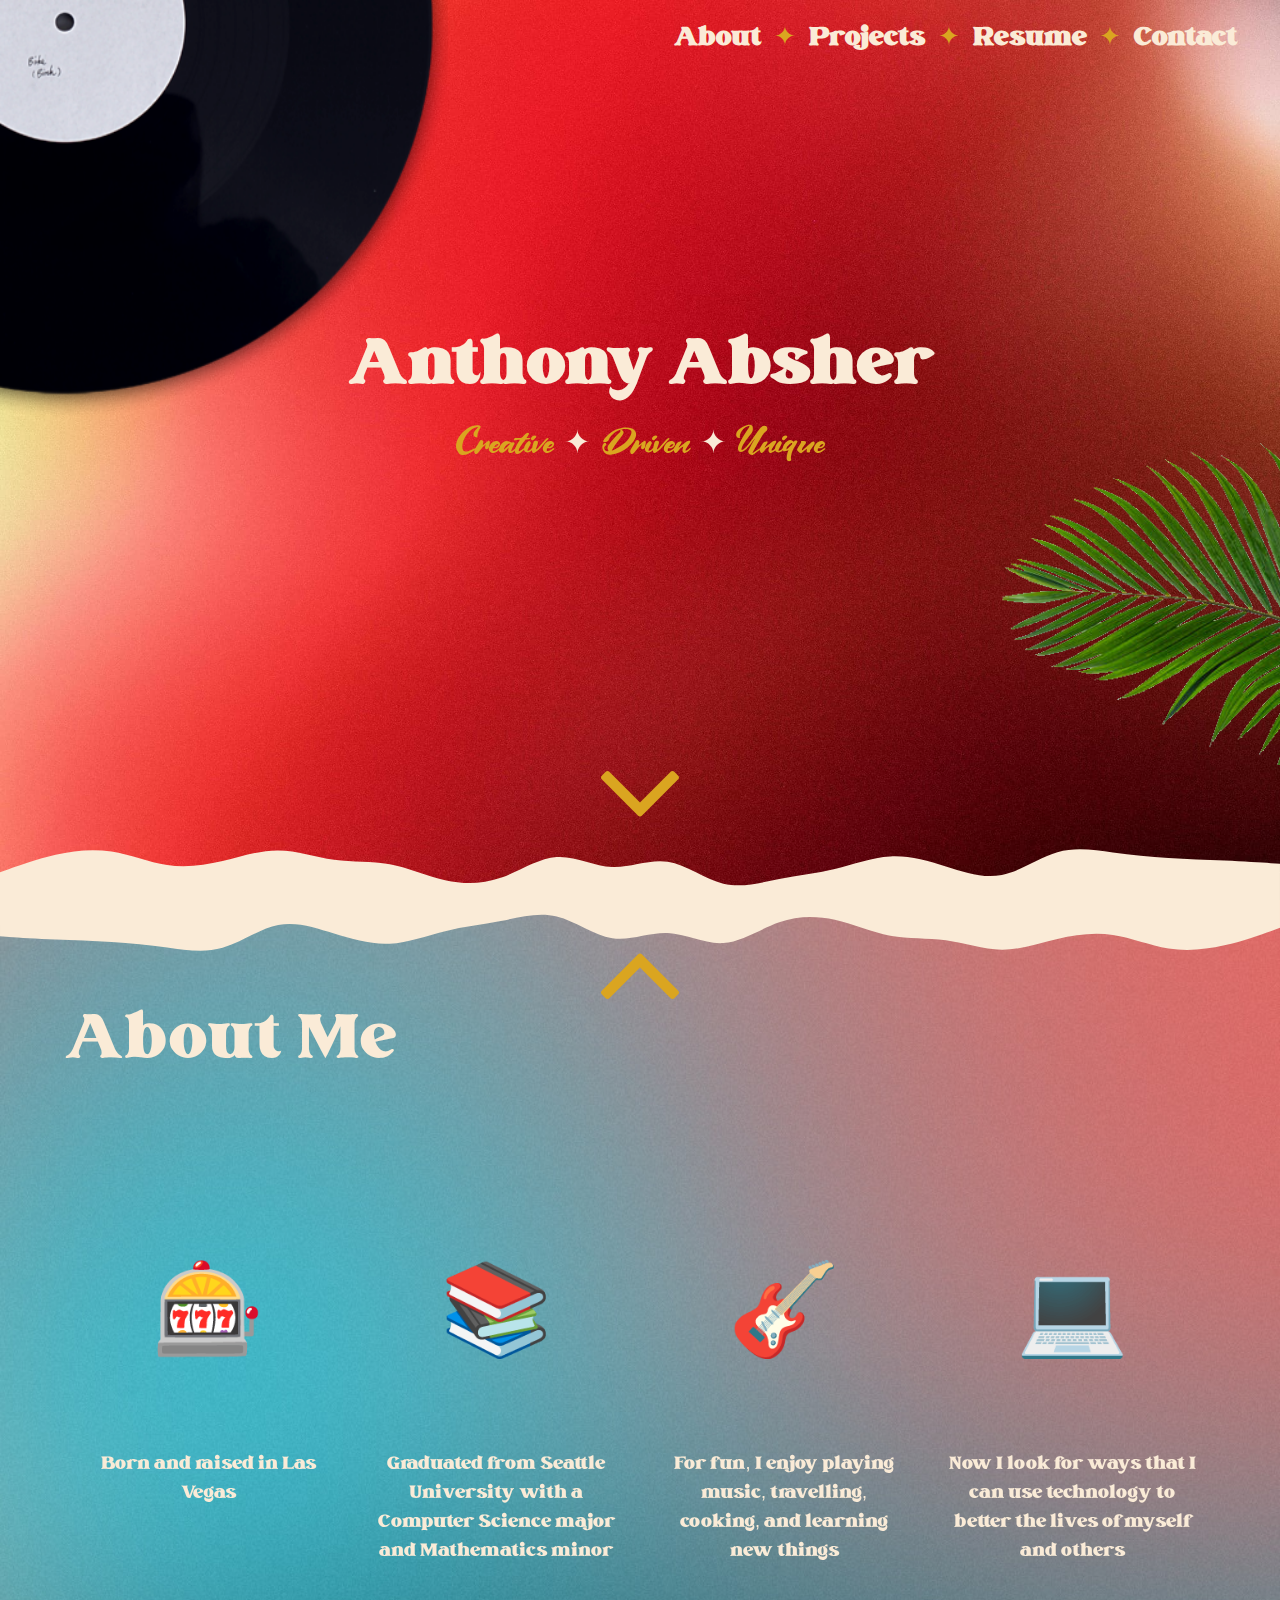
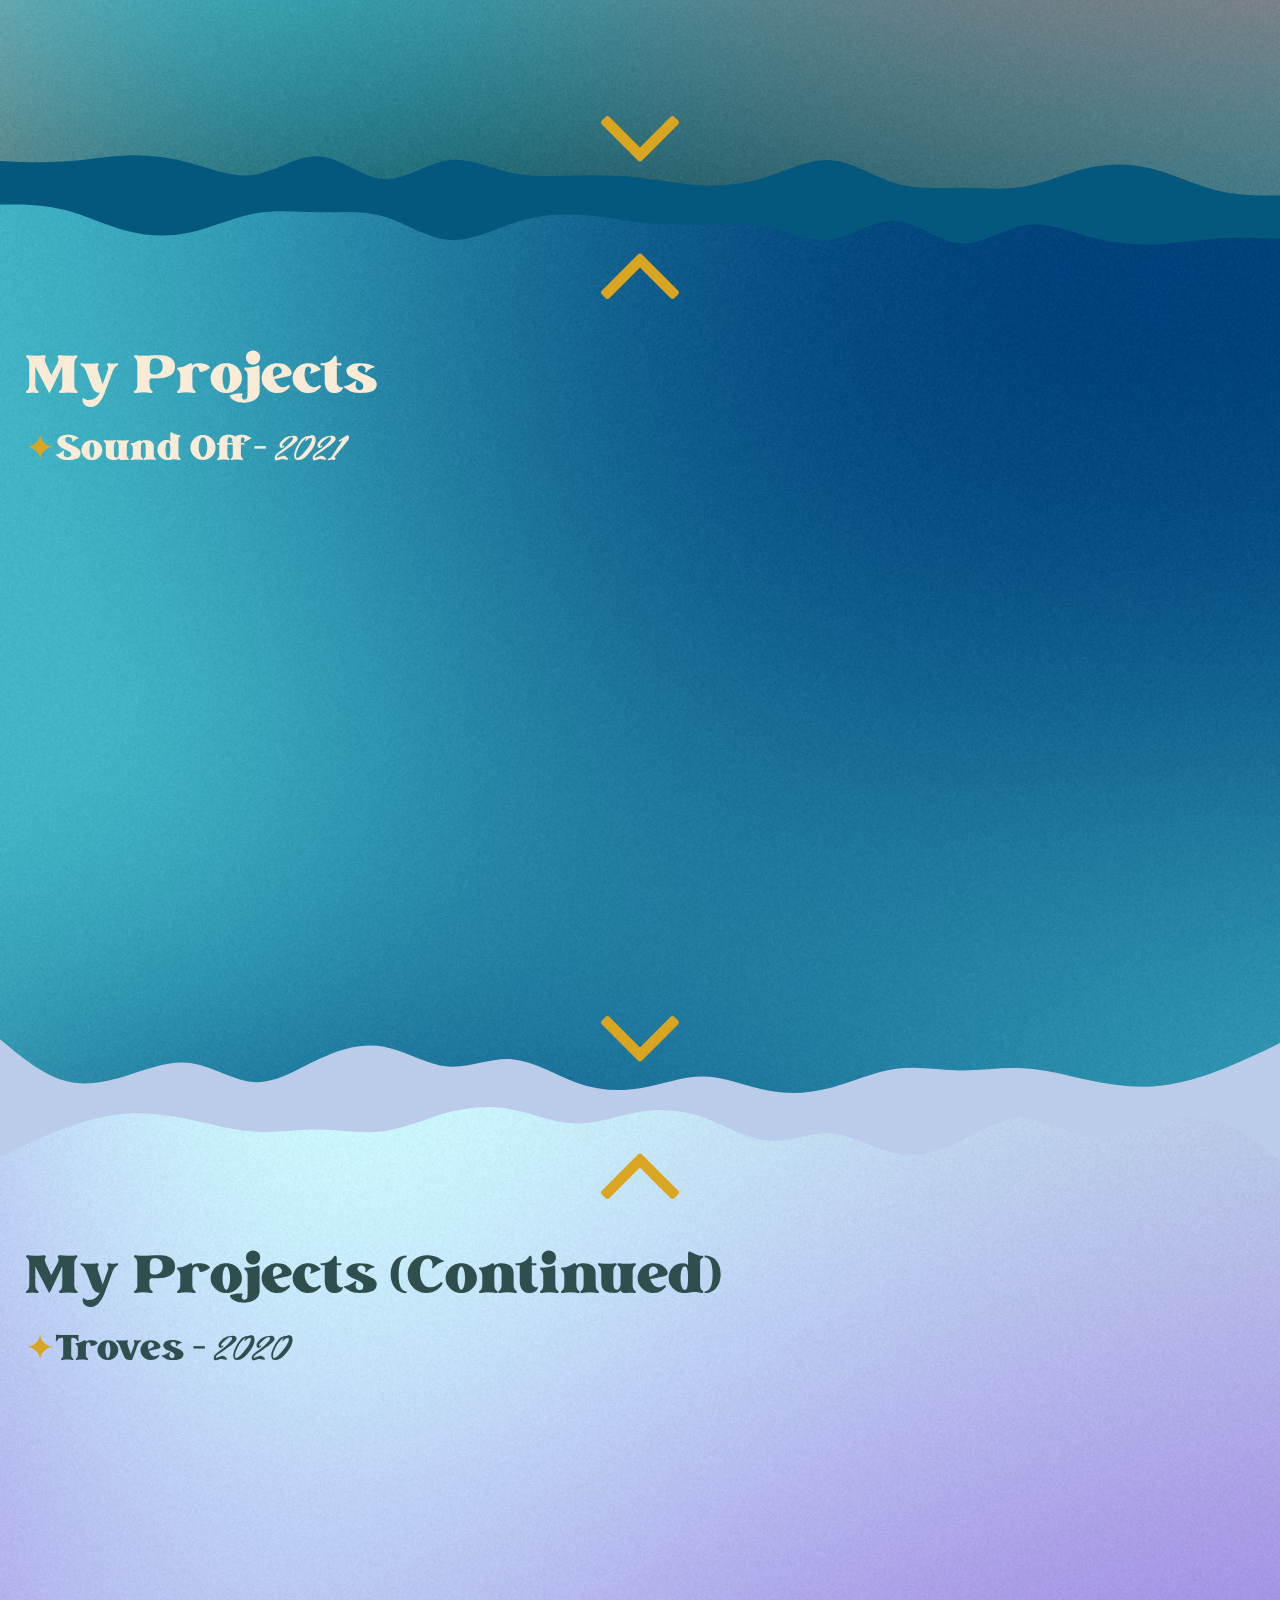
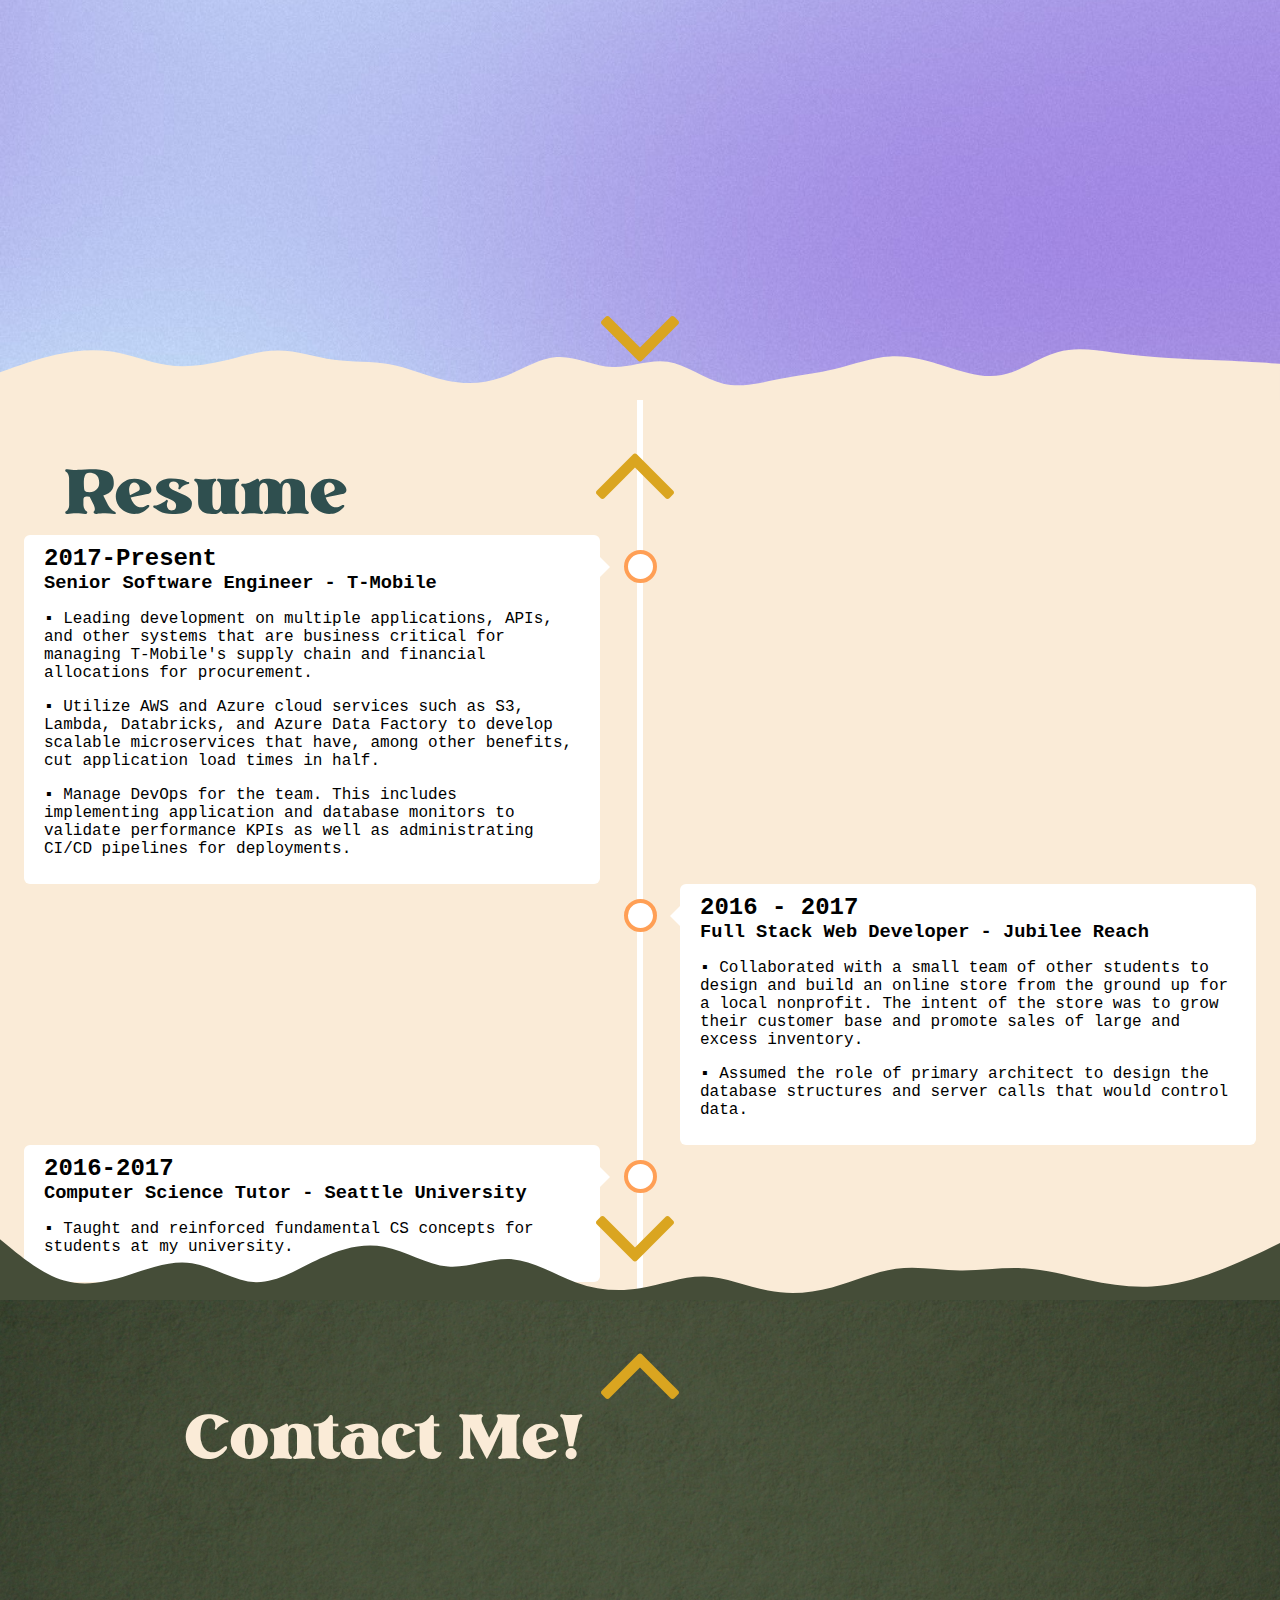
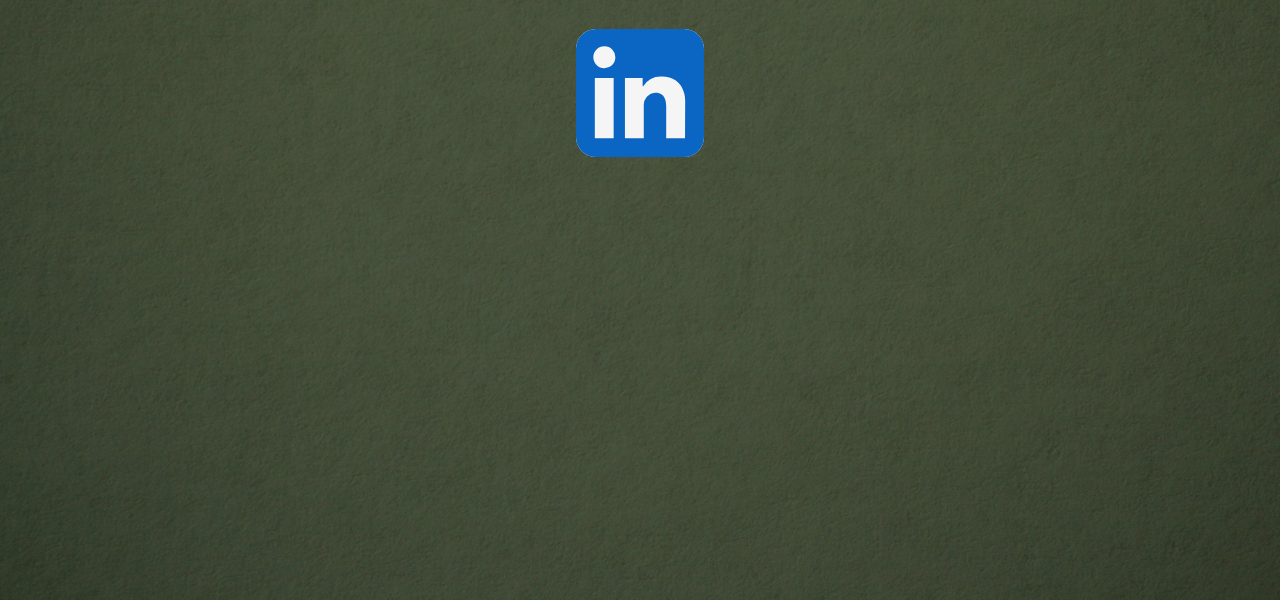
<file: index.html>
<!DOCTYPE html>
<html lang="en">
    <style>
        @font-face { font-family: Rovery; src: url('./css/VintageRovery.otf'); }
        @font-face { font-family: VintageStyle; src: url('./css/VintageStyle.otf'); }
        @font-face { font-family: VintageKing; src: url('./css/VintageKing.ttf'); }
        @keyframes rotation {
            from {
                transform: rotate(0deg);
            }
            to {
                transform: rotate(359deg);
            }
        }
        @keyframes bounce {
            0%, 100%, 20%, 50%, 80% {
                -webkit-transform: translateY(0);
                -ms-transform:     translateY(0);
                transform:         translateY(0)
            }
            40% {
                -webkit-transform: translateY(-30px);
                -ms-transform:     translateY(-30px);
                transform:         translateY(-30px)
            }
            60% {
                -webkit-transform: translateY(-15px);
                -ms-transform:     translateY(-15px);
                transform:         translateY(-15px)
            }
        }

        @keyframes fadeInAnimation {
            0% {
                opacity: 0;
                transform: translateX(-30px);
            }
            100% {
                opacity: 1;
            }
        }

        @keyframes bounce1 {
            10% {
                transform: translateY(0px);
            }
            20% {
                transform: translateY(-15px);
            }
            30% {
                transform: translateY(0px);
            }
        }

        @keyframes bounce2 {
            30% {
                transform: translateY(0px);
            }
            40% {
                transform: translateY(-15px);
            }
            50% {
                transform: translateY(0px);
            }
        }

        @keyframes bounce3 {
            50% {
                transform: translateY(0px);
            }
            60% {
                transform: translateY(-15px);
            }
            70% {
                transform: translateY(0px);
            }
        }

        @keyframes bounce4 {
            70% {
                transform: translateY(0px);
            }
            80% {
                transform: translateY(-15px);
            }
            90% {
                transform: translateY(0px);
            }
        }

        @keyframes wave {
            0%, 60%, 100% {
                -webkit-transform: rotate(0);
                -ms-transform:     rotate(0);
                transform:         rotate(0);
                transform: translateX(30px);
            }
            30% {
                -webkit-transform: rotate(8deg);
                -ms-transform:     rotate(8deg);
                transform:         rotate(8deg)
            }
            90% {
                -webkit-transform: rotate(4deg);
                -ms-transform:     rotate(4deg);
                transform:         rotate(4deg)
            }
        }

        @keyframes breathe {
            0%, 50%, 100%{
                transform: scale(1);
            }
            25%, 75% {
                transform: scale(1.2);
            }
        }



        #emoji1 {
            animation: bounce1 3s infinite;
        }

        #emoji2 {
            animation: bounce2 3s infinite;
        }

        #emoji3 {
            animation: bounce3 3s infinite;
        }

        #emoji4 {
            animation: bounce4 3s infinite;
        }

        i {
            -webkit-animation-duration: 1s;
            animation-duration: 1s;
            -webkit-animation-fill-mode: both;
            animation-fill-mode: both;
            -webkit-animation-timing-function: ease-in-out;
            animation-timing-function: ease-in-out;
            animation-iteration-count: infinite;
            -webkit-animation-iteration-count: infinite;
        }

        i:hover {
            cursor: pointer;
            animation-name: bounce;
            -moz-animation-name: bounce;
        }

        #introContent {
            animation: fadeInAnimation ease 3s;
            animation-iteration-count: 1;
            animation-fill-mode: forwards;
        }

        .link:hover {
            text-decoration: underline;
        }

        ::-webkit-scrollbar {
            width: 10px;
        }

        /* Track */
        ::-webkit-scrollbar-track {
            background: transparent;
        }

        /* Handle */
        ::-webkit-scrollbar-thumb {
            background: goldenrod;
            border-radius: 15px;
        }

        /* Handle on hover */
        ::-webkit-scrollbar-thumb:hover {
            background: #555;
        }

        #in:hover {
            animation: breathe ease 4s infinite;
        }
    </style>
    <link rel="stylesheet" href="https://cdnjs.cloudflare.com/ajax/libs/font-awesome/4.7.0/css/font-awesome.min.css">
<head>
    <meta charset="UTF-8">
    <meta name="viewport" content="width=device-width, initial-scale=1.0">
    <title>Anthony Absher</title>
    <link rel="stylesheet" href="css/timeline.css">
    <link href="https://unpkg.com/aos@2.3.1/dist/aos.css" rel="stylesheet">
    <!-- <a href='https://www.freepik.com/vectors/abstract'>Abstract vector created by freepik - www.freepik.com</a> -->
</head>
<body style="margin: 0px; padding: 0px; overflow: hidden;">
    <div id="intro" style="background-image: url('./images/pikist.jpg'); height: 100vh; width: 100vw; font-family: Rovery;  background-size: cover;">
        <img style="animation: rotation 2s infinite linear; position: absolute; top: -40vh; left: -25vw; width: 60vw;" src="./images/SeekPng.com_vinyl-records-png_492575.png">
        <div id="header" style="position: absolute; top: 0; right: 30px; display: flex; flex-direction: row; font-family: Rovery; color: antiquewhite; z-index: 1;">
            <div class="link" onclick="scrollIntoZone('about')" style="cursor: pointer; margin: 0px 1vw;"><h1 style="font-size: 2vw;">About</h1></div>
            <span style="font-size: 2vw; color: goldenrod; margin-block-start: 0.67em;">✦</span>
            <div class="link" onclick="scrollIntoZone('projects')" style="cursor: pointer; margin: 0px 1vw;"><h1 style="font-size: 2vw;">Projects</h1></div>
            <span style="font-size: 2vw; color: goldenrod; margin-block-start: 0.67em;">✦</span>
            <div class="link" onclick="scrollIntoZone('resume')" style="cursor: pointer; margin: 0px 1vw;"><h1 style="font-size: 2vw;">Resume</h1></div>
            <span style="font-size: 2vw; color: goldenrod; margin-block-start: 0.67em;">✦</span>
            <div class="link" onclick="scrollIntoZone('contact')" style="cursor: pointer; margin: 0px 1vw;"><h1 style="font-size: 2vw;">Contact</h1></div>
        </div>
        <div id="introContent" style="text-align: center; padding-top: 35vh;">
            <h1 style="font-size: 7vh; margin: 0px; color: antiquewhite; ">Anthony Absher</h1>
            <h2 style="font-family: VintageStyle; font-weight: normal; font-size: 5vh; margin: 0px; color: goldenrod; ">Creative <span style="font-size: xx-large; color: antiquewhite;">✦</span> Driven <span style="font-size: xx-large; color: antiquewhite;">✦</span> Unique </h2>
        </div>
        <img style="position: absolute; left: 70vw; bottom: 15vh; animation: wave 8s infinite linear; width: 45vw;" src="images/palm.png" />
        <img style="position: absolute; bottom:0; width: 100vw;" src="./images/cream-wave.svg">
        <i class="fa fa-angle-down" onclick="scrollIntoZone('about')" style="position: absolute; top: 80vh; color: goldenrod; font-size: 140px; left: calc(50vw - 45px); z-index: 1;"></i>
    </div>

    <div id="about" style="background-image: url('./images/download.jfif'); height: 100vh; width: 100vw; font-family: Rovery; background-size: cover; overflow: hidden;">
        <img style="position: absolute; left: 0; top: 100vh; transform: rotate(180deg); width: 100vw;" src="./images/cream-wave.svg">
        <i class="fa fa-angle-up" onclick="scrollIntoZone('intro')" style="position: absolute; top: 100vh; color: goldenrod; font-size: 140px; left: calc(50vw - 45px); z-index: 1;"></i>
        <div style="text-align: left; color:antiquewhite; padding: 10vh 5vw;">
            <h1 style="font-size: 7vh; margin: 0px; color: antiquewhite;  font-weight: normal;">About Me</h1>
            <div style="flex-direction: row; display: flex; margin-top: 10vh;">
                <div style="text-align: center; width: 22vw; margin: 0px 20px;">
                    <h1 id="emoji1" style="font-size: 10vh;">🎰</h1>
                    <h3 style=" font-weight: normal; font-size: 2vh;">Born and raised in Las Vegas</h3>
                </div>
                <div style="text-align: center; width: 22vw; margin: 0px 20px;">
                    <h1 id="emoji2" style="font-size: 10vh;">📚</h1>
                    <h3 style=" font-weight: normal; font-size: 2vh;">Graduated from Seattle University with a Computer Science major and Mathematics minor</h3>
                </div>
                <div style="text-align: center; width: 22vw; margin: 0px 20px;">
                    <h1 id="emoji3" style="font-size: 10vh;">🎸</h1>
                    <h3 style=" font-weight: normal; font-size: 2vh;">For fun<span style="font-family: Arial;">,</span> I enjoy playing music<span style="font-family: Arial;">,</span> travelling<span style="font-family: Arial;">,</span> cooking<span style="font-family: Arial;">,</span> and learning new things </h3>
                </div>
                <div style="text-align: center; width: 22vw; margin: 0px 20px;">
                    <h1 id="emoji4" style="font-size: 10vh;">💻</h1>
                    <h3 style=" font-weight: normal; font-size: 2vh;"> Now I look for ways that I can use technology to better the lives of myself and others </h3>
                </div>
            </div>
        </div>
        <img style="position: absolute; left: 0; bottom:-100vh; width: 100vw;" src="./images/dblue-wave.svg">
        <i class="fa fa-angle-down" onclick="scrollIntoZone('projects')" style="position: absolute; top: 185vh; color: goldenrod; font-size: 140px; left: calc(50vw - 45px); z-index: 1;"></i>
    </div>


    <div id="projects" style="background-image: url('./images/blue-grad.jfif'); height: 100vh; width: 100vw; font-family: Rovery; background-size: cover;">
        <img style="position: absolute; left: 0; top: 200vh; transform: rotate(180deg); width: 100vw;" src="./images/dblue-wave.svg">
        <i class="fa fa-angle-up" onclick="scrollIntoZone('about')" style="position: absolute; top: 200vh; color: goldenrod; font-size: 140px; left: calc(50vw - 45px); z-index: 1;"></i>
        <div style="text-align: left; padding: 25px; padding-top: 15vh; color:darkslategray;">
            <h1 style="font-size: 6vh; margin: 0px; color: antiquewhite; font-weight: normal;">My Projects</h1>
            <h2 style="color: antiquewhite; font-size: 4vh; font-weight: normal; margin: 0px;"><span style="color: goldenrod;">✦</span>Sound Off - <span style="font-family: VintageStyle;">2021</span> </h2>
            <div >
                <img data-aos="zoom-out-right" data-aos-duration="1500" style="height: 45vh; margin: 10px; margin-right: 40px; float: left; box-shadow: 0px 0px 60px black;" src="images/soundoffscreen.PNG">
                <!-- <img style="width: 30vw; " src="images/Animation.gif"/> -->
                <p data-aos="fade-right" data-aos-delay="1000" data-aos-easing="ease-in-sine" style="color: antiquewhite; font-size: 1.5vw; margin: 10px; margin-top: 0px; text-align: center;"> My love of music and interest to explore new technology led to the development of this project<span style="font-family: Arial;">.</span> There are two main technologies that drive this app<span style="font-family: Arial;">,</span> Spotify Music API and SocketIO realtime socket communication<span style="font-family: Arial;">.</span> The Spotify API is what is used to authenticate users<span style="font-family: Arial;">,</span> pull their playlist info<span style="font-family: Arial;">,</span> and to play music in the web player<span style="font-family: Arial;">.</span> The Socket IO package gives the app the ability to communicate in realtime with concurrent users<span style="font-family: Arial;">,</span> and this allows for the creation of separate listening rooms with live chat for concurrent users in a room<span style="font-family: Arial;">.</span> This app has only just been created and still has much potential!</p>
            </div>  
        </div>
        <img style="position: absolute; left: 0; bottom: -200vh; width: 100vw;" src="./images/purple-wave.svg">
        <i class="fa fa-angle-down" onclick="scrollIntoZone('projects2')" style="position: absolute; top: 285vh; color: goldenrod; font-size: 140px; left: calc(50vw - 45px); z-index: 1;"></i>
    </div>

    <div id="projects2" style="background-image: url('./images/purp-grad.jfif'); height: 100vh; width: 100vw; font-family: Rovery; background-size: cover;">
        <img style="position: absolute; left: 0; top: 300vh; transform: rotate(180deg); width: 100vw;" src="./images/purple-wave.svg">
        <i class="fa fa-angle-up" onclick="scrollIntoZone('projects')" style="position: absolute; top: 300vh; color: goldenrod; font-size: 140px; left: calc(50vw - 45px); z-index: 1;"></i>
        <div style="text-align: left; padding: 25px; padding-top: 15vh; color:darkslategray;">
            <h1 style="font-size: 6vh; margin: 0px; color: darkslategray; font-weight: normal;">My Projects (Continued)</h1>
            <h2 style="color: darkslategray; font-size: 4vh; font-weight: normal; margin: 0px;"><span style="color: goldenrod;">✦</span>Troves - <span style="font-family: VintageStyle;">2020</span> </h2>
            <div style="margin-top: 40px;">
                <img data-aos="zoom-out-right" data-aos-duration="500" style="height: 45vh; float: left; margin-right: 5vw; margin-left: 40px; box-shadow: 0px 0px 60px black;" src="images/troves1.png"/>
                <img data-aos="zoom-out-right" data-aos-duration="1000" style="height: 45vh; float: left; box-shadow: 0px 0px 60px black; margin-right: 40px;" src="images/troves2.png">
                <p data-aos="fade-right" data-aos-delay="1000" style="color: darkslategray;  font-size: 1.5vw; margin: 15px; margin-top: 0px; text-align: center;"> This was a location-based mobile app built with an idea to use crowd-sourced points of interest to create connections between people and their community<span style="font-family: Arial;">.</span> The user could add local points of interest to the public or just to private groups of friends<span style="font-family: Arial;">.</span> Built on a react-native stack<span style="font-family: Arial;">,</span> the app was designed to work cross-platform<span style="font-family: Arial;">.</span> This was my first real venture into mobile development<span style="font-family: Arial;">,</span> and using google API<span style="font-family: Arial;">,</span> react-native map packages<span style="font-family: Arial;">,</span> and other packages to provide a synchronized service between members turned out to be a great challenge and learning experience!</p>    
            </div>
        </div>
        <img style="position: absolute; left: 0; bottom: -300vh; width: 100vw;" src="./images/cream-wave.svg">
        <i class="fa fa-angle-down" onclick="scrollIntoZone('resume')" style="position: absolute; top: 385vh; color: goldenrod; font-size: 140px; left: calc(50vw - 45px); z-index: 1;"></i>
    </div>

    <div id="resume" style="background: antiquewhite; height: 100vh; width: 100vw; font-family: Rovery; background-size: cover; overflow-y: scroll;">
        <!-- <img style="position: absolute; left: 0; top: 400vh; transform: rotate(180deg);" src="./images/burgundy-wave.svg"> -->
        <i class="fa fa-angle-up" onclick="scrollIntoZone('projects2')" style="position: absolute; top: 400vh; color: goldenrod; font-size: 140px; left: calc(50vw - 50px); z-index: 2;"></i>
        <h1 style="font-size: 4em; margin: 0px; color: darkslategray; position: absolute; font-weight: normal; top: 405vh; left: 5vw;">Resume</h1>
    
        <div class="timeline">
            <div class="container left">
                <div class="content">
                    <h2>2017-Present</h2>
                    <h3>Senior Software Engineer - T-Mobile</h3>
                    <p>▪ Leading development on multiple applications, APIs, and other systems that are business critical for managing T-Mobile's supply chain and financial allocations for procurement.</p>
                    <p>▪ Utilize AWS and Azure cloud services such as S3, Lambda, Databricks, and Azure Data Factory to develop scalable microservices that have, among other benefits, cut application load times in half.</p>
                    <p>▪ Manage DevOps for the team. This includes implementing application and database monitors to validate performance KPIs as well as administrating CI/CD pipelines for deployments.</p>  
                </div>
            </div>
            <div class="container right">
              <div class="content">
                <h2>2016 - 2017</h2>
                <h3>Full Stack Web Developer - Jubilee Reach</h3>
                <p>▪ Collaborated with a small team of other students to design and build an online store from the ground up for a local nonprofit. The intent of the store was to grow their customer base and promote sales of large and excess inventory.  </p>
                <p>▪ Assumed the role of primary architect to design the database structures and server calls that would control data.</p>  
              </div>
            </div>
            <div class="container left">
                <div class="content">
                  <h2>2016-2017</h2>
                  <h3>Computer Science Tutor - Seattle University</h3>
                  <p>▪ Taught and reinforced fundamental CS concepts for students at my university.</p>  
                </div>
            </div>
        </div>
        <img style="position: absolute; left: 0; bottom: -400vh; width: 100vw;" src="./images/darkgreen-wave.svg">
        <i class="fa fa-angle-down" onclick="scrollIntoZone('contact')" style="position: absolute; top: 485vh; color: goldenrod; font-size: 140px; left: calc(50vw - 50px); z-index: 2;"></i>
    </div>

    <div id="contact" style="background-image: url('./images/olive-green-paper-texture.jpg'); height: 100vh; width: 100vw; font-family: Rovery; background-size: cover;">
        <!-- <img style="position: absolute; left: 0; top: 500vh; transform: rotate(180deg);" src="./images/purple-wave.svg"> -->
        <i class="fa fa-angle-up" onclick="scrollIntoZone('resume')" style="position: absolute; top: 500vh; color: goldenrod; font-size: 140px; left: calc(50vw - 45px); z-index: 1;"></i>
        <div style="text-align: center; padding-top: 15vh; color:darkslategray;">
            <h1 style="font-size: 4em; margin: 0px; color: antiquewhite; transform: translate(-20vw, -5vh); font-weight: normal;">Contact Me!</h1>
            <a target="_blank" href="https://www.linkedin.com/in/anthonyabsher"><img id="in" style="width: 10vw; background-color: whitesmoke; border-radius: 20px; margin-top: 10vh;" src="images/linkedin.svg"></a>
        </div>
    </div>
</body>
<script src="https://unpkg.com/aos@2.3.1/dist/aos.js"></script>
<script>
    function scrollIntoZone(zone) {
        var element = document.getElementById(zone);
        element.scrollIntoView({behavior: "smooth", block: "end", inline: "nearest"});
    }

    AOS.init();
</script>
</html>
</file>
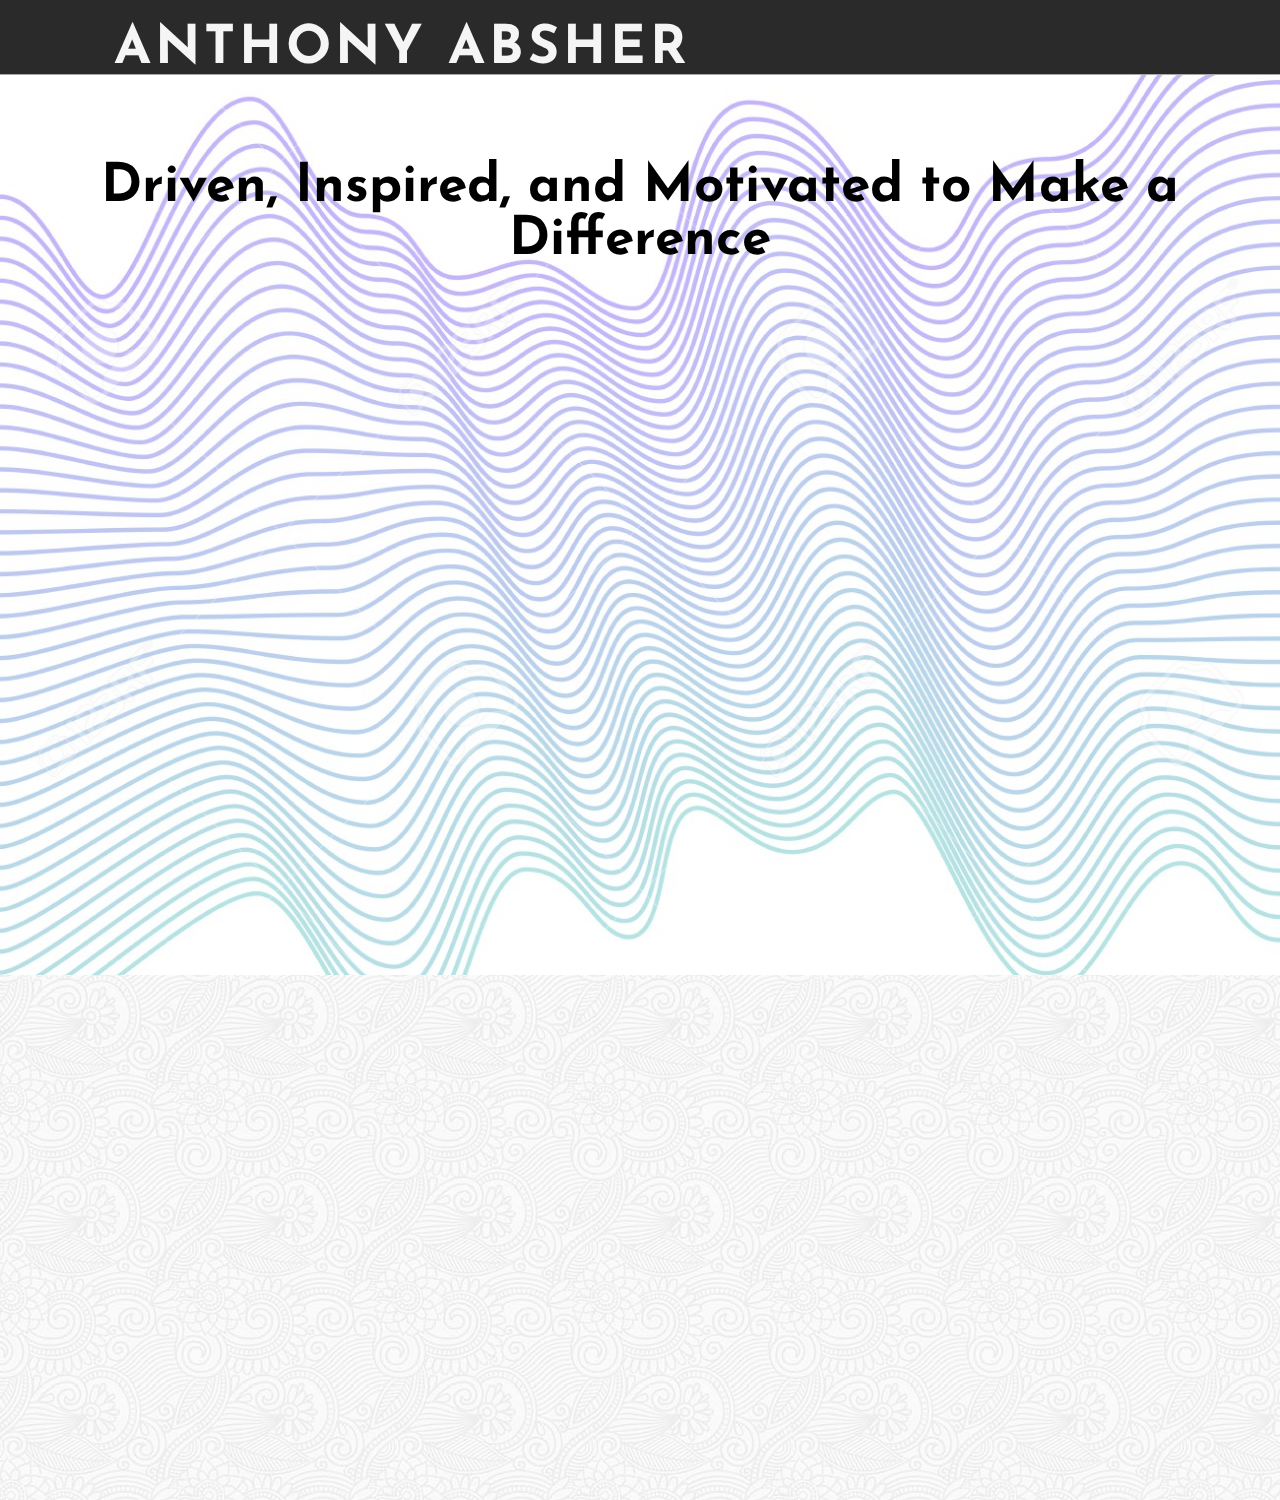
<file: old_index.html>
<!DOCTYPE html>
<html>

<head>
    <meta charset="utf8">
    <meta charset="UTF-8" />
	<meta http-equiv="X-UA-Compatible" content="IE=edge,chrome=1"> 
	<meta name="viewport" content="width=device-width, initial-scale=1.0"> 

    <link rel="stylesheet" href="css/header-style.css">
    <link rel="stylesheet" href="css/style.css">
    
  </head>

<body>
	<div class = "container">
		<div class="header">
			<div class="inner">
				<h1>Anthony Absher</h1>
				<nav>
					<a href="#home"><button class="btn">Home</button></a>
					<a href="#about"><button class="btn">About Me</button></a>
					<a href="#projects"><button class="btn">Projects</button></a>
					<a href="#contact"><button class="btn">Contact Me</button></a>
				</nav>
			</div>
		</div>

		<div class = "content">
			<section class="main-banner" id="home">
				<h1> Driven, Inspired, and Motivated to Make a Difference</h1>
			</section>
			<section class="about-banner" id="about">
				<h1> My Story </h1>
				<div style="display: flex;">
					<img style="width: 250px; height: 250px; line-height: 200px; border-radius: 50%;" src="images/me.jpg"/>
					<h3> 
						As what some would call an optimistic or altruistic individual, I believe technology has a lot of ways to improve the world beyond
					the common use case of adding convenience to everyday life. New avenues of technology have the ability to revolutionize 
					industries through optimization and multiplied productivity. I am interested in pursuing these kinds of advancements in agriculture, 
					transportation, finance, social services, and many other core infrastructures. With so much potential, I am always excitedly looking forward 
					to what the future holds. 
					</h3>
				</div>

				<div data-0="display: none;" data-600="display: block;" style="display: flex;">
				
					<h3> 
						I am originially from Las Vegas, NV and moved to Seattle, WA to attend college at Seattle University. I graduated from there with a Bachelor's 
					Degree in Computer Science with a minor in Mathematics. Shortly after graduation, I started work interning at T-Mobile working in QA doing automated 
					testing for mobile applications on devices. I still currently work at T-Mobile almost 4 years later now a mid-level software engineer designing 
					applications that control billions of dollars of spend and the allocation of millions of materials.
					</h3>
					<img  style="width: 250px; height: 250px; line-height: 200px; border-radius: 50%;" src="images/pastrypose.PNG"/>
				</div>
				
				<h3>
					My interests in the field are web/mobile development, machine learning and AI, and microservice development. Outside of work, I enjoy spending 
					time outdoors, playing music, cooking, video games, and quality time with friends!
				</h3>
			</section>
			<section class="projects-banner" class="projects-banner" id="projects">
				<h1> Some Side Projects </h1>
			</section>
			<section class="contact-banner" id="contact">
				<h1> Reach Out and Say Hi! </h1>
				<a target="_blank" href="https://www.linkedin.com/in/anthonyabsher"><img style="width:150px;" src="images/in.png" /></a>
				<a href="mailto:anthonyabsher@gmail.com"><img  style="width:350px;" src="images/mail.png" /></a>
			</section>
		</div>
	</div>
	<script type="text/javascript" src="./scripts/skrollr.min.js"></script>
	<script type="text/javascript"> var s = skrollr.init(); </script>
</body>

<!-- SCRIPTS -->
<!-- <script src="scripts/headerScript.js"> </script> -->
<script src="scripts/classie.js"> </script>
<script>
	const sections = [...document.querySelectorAll('section')]
	const options = {
	rootMargin: '0px',
	threshold: 0.25
	}
	const callback = (entries) => {
	entries.forEach((entry) => {
		if (entry.intersectionRatio >= 0.25) {
		target.classList.add("is-visible");
		} else {
		target.classList.remove("is-visible");
		}
	})
	}
	const observer = new IntersectionObserver(callback, options)

	sections.forEach((section, index) => {
	observer.observe(section)
	})
</script>

</html>
</file>
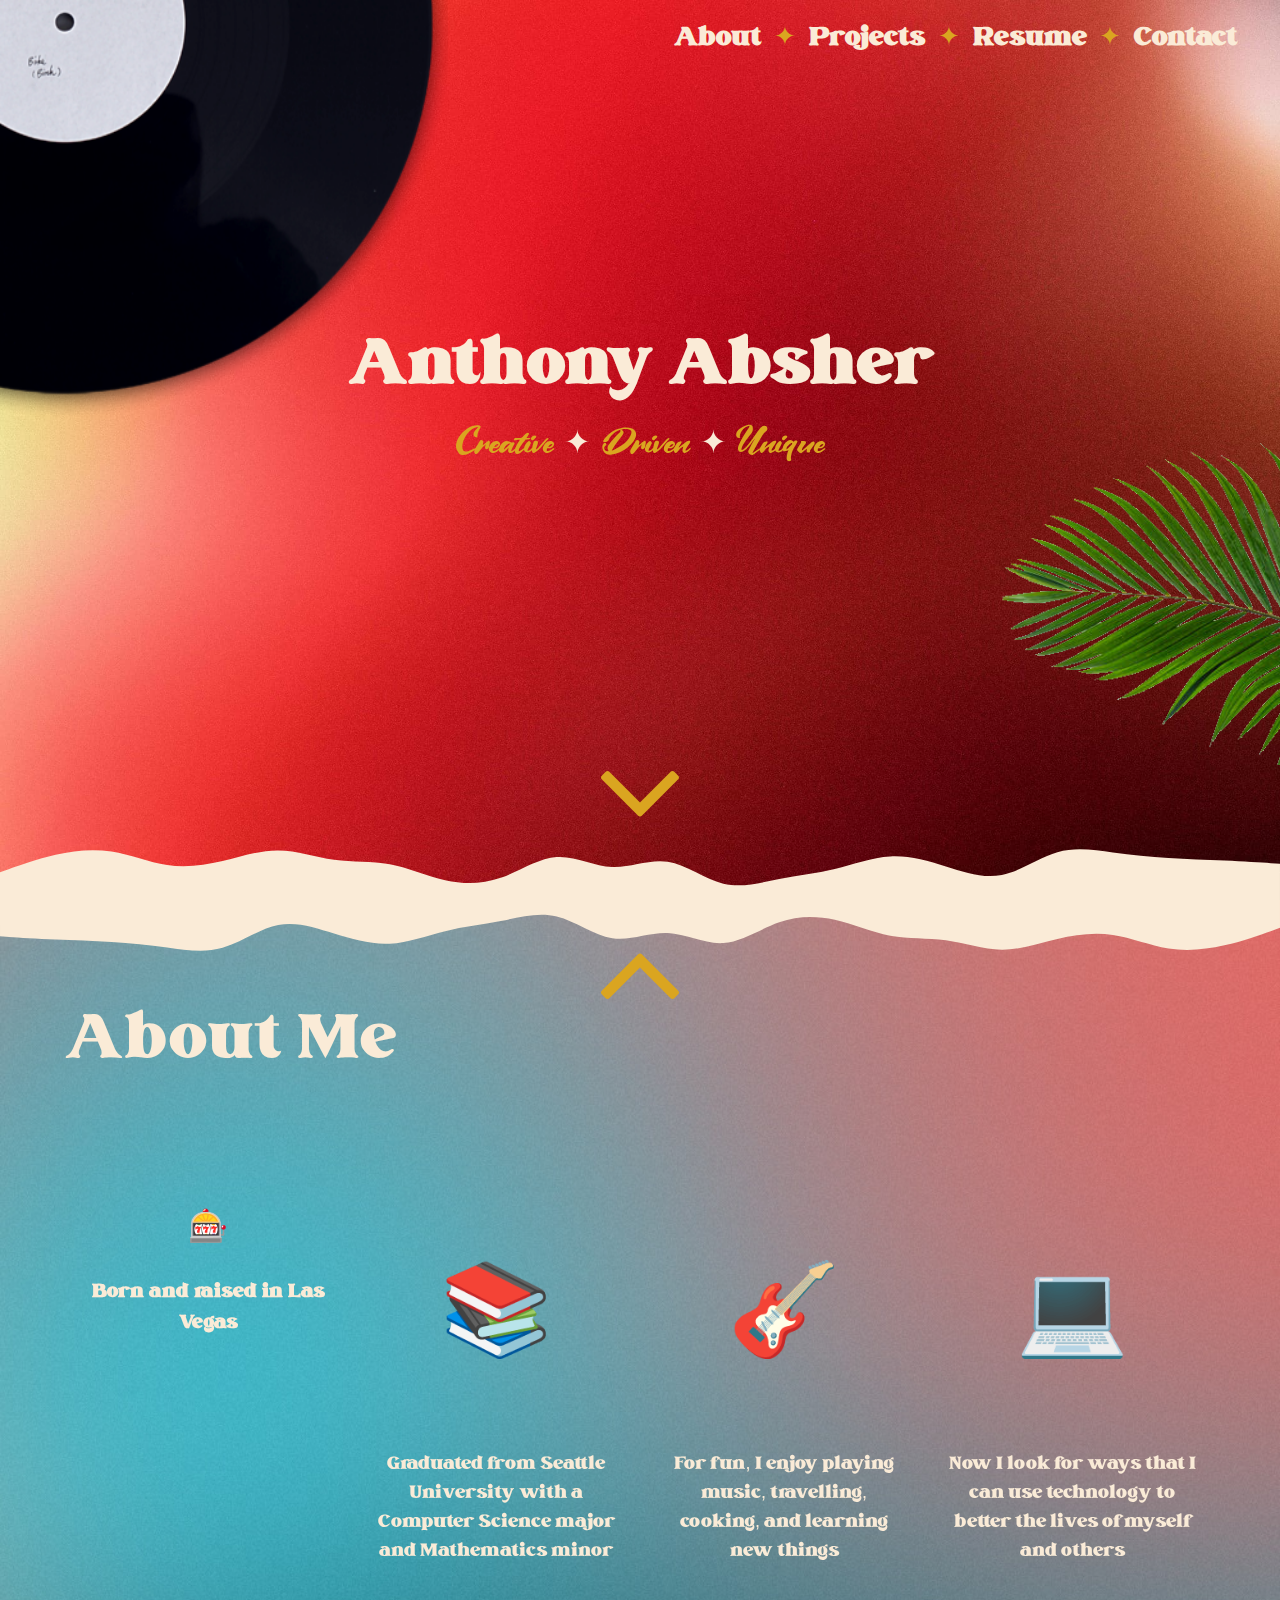
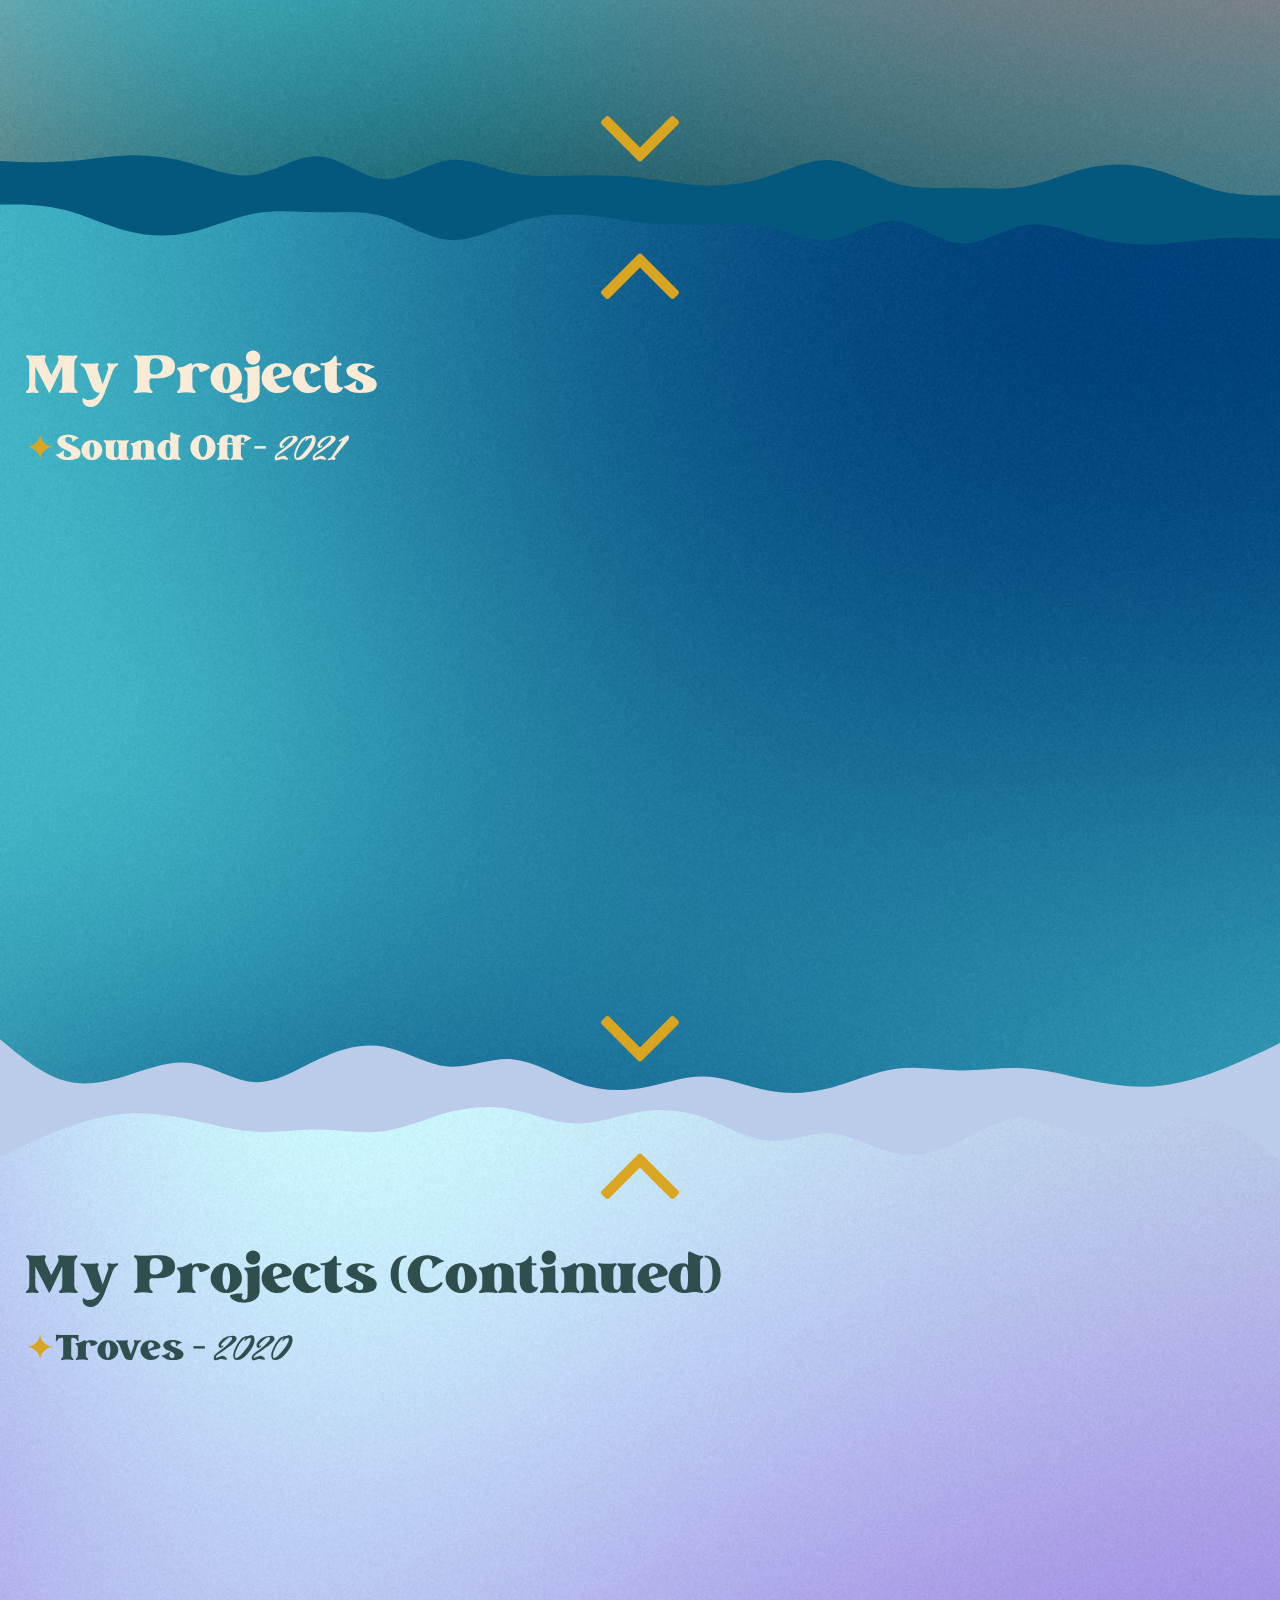
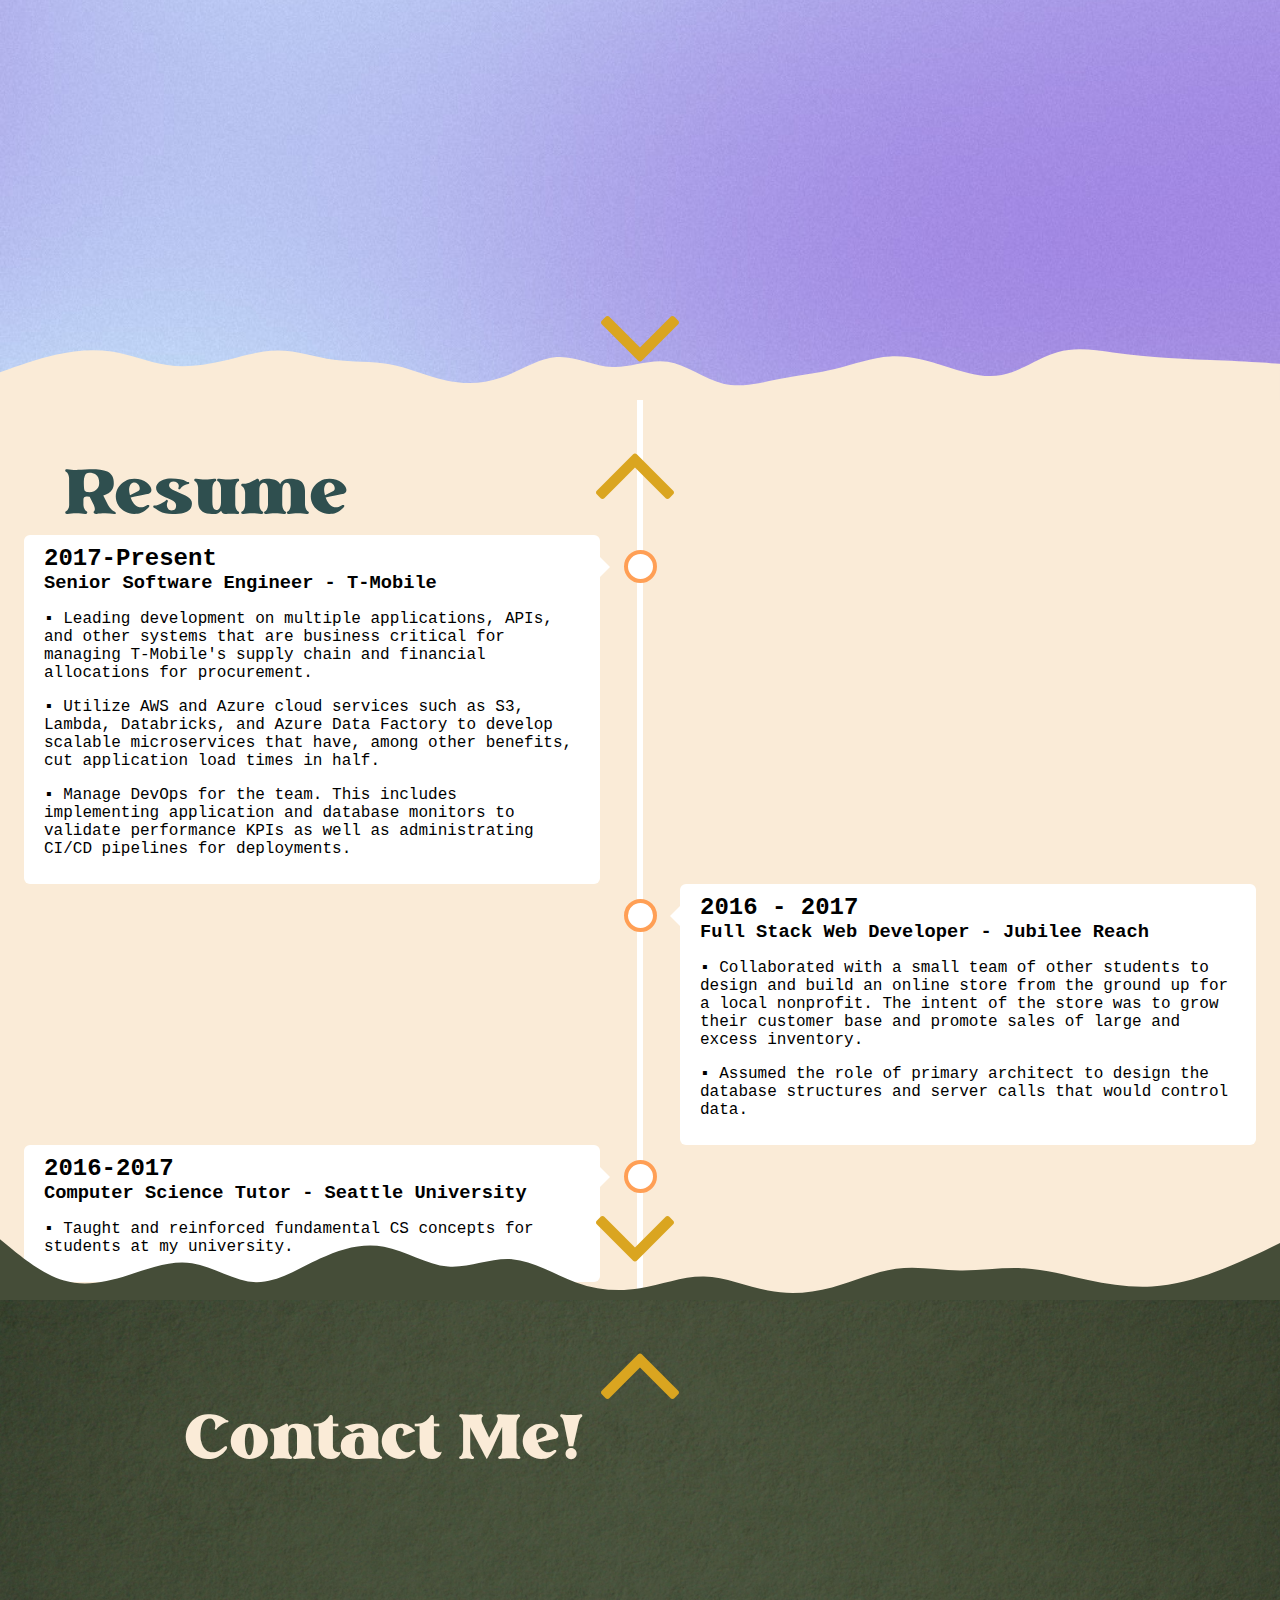
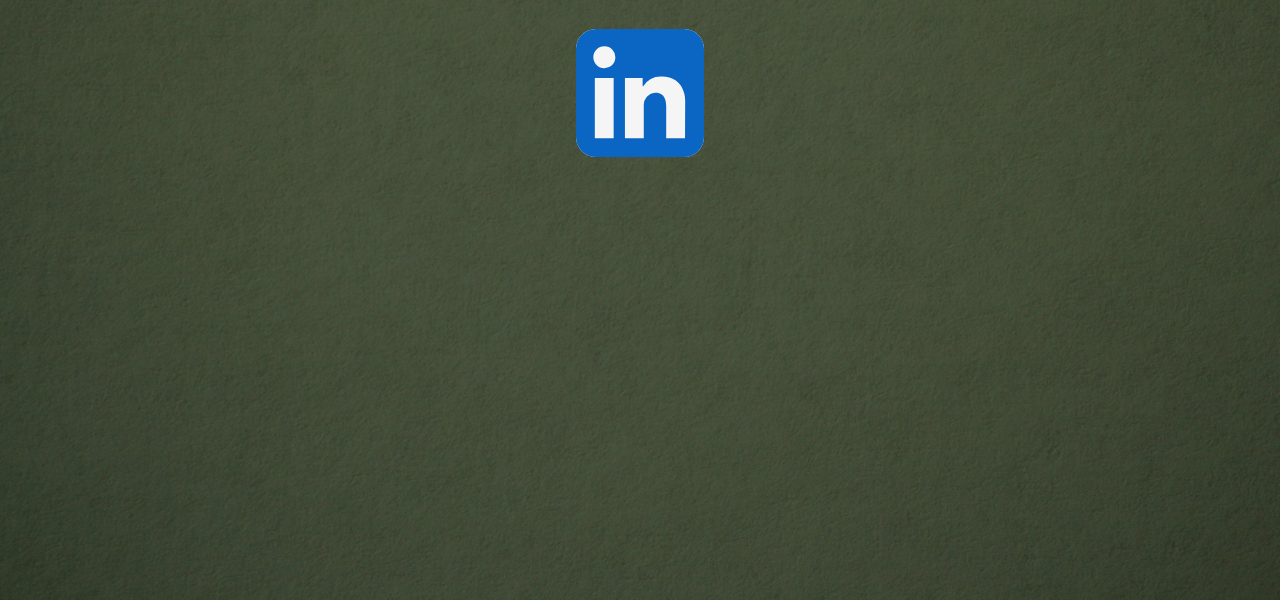
<file: old_index_v2.html>
<!DOCTYPE html>
<html lang="en">
    <style>
        @font-face { font-family: Rovery; src: url('./css/VintageRovery.otf'); }
        @font-face { font-family: VintageStyle; src: url('./css/VintageStyle.otf'); }
        @font-face { font-family: VintageKing; src: url('./css/VintageKing.ttf'); }
        @keyframes rotation {
            from {
                transform: rotate(0deg);
            }
            to {
                transform: rotate(359deg);
            }
        }
        @keyframes bounce {
            0%, 100%, 20%, 50%, 80% {
                -webkit-transform: translateY(0);
                -ms-transform:     translateY(0);
                transform:         translateY(0)
            }
            40% {
                -webkit-transform: translateY(-30px);
                -ms-transform:     translateY(-30px);
                transform:         translateY(-30px)
            }
            60% {
                -webkit-transform: translateY(-15px);
                -ms-transform:     translateY(-15px);
                transform:         translateY(-15px)
            }
        }

        @keyframes fadeInAnimation {
            0% {
                opacity: 0;
                transform: translateX(-30px);
            }
            100% {
                opacity: 1;
            }
        }

        @keyframes bounce1 {
            10% {
                transform: translateY(0px);
            }
            20% {
                transform: translateY(-15px);
            }
            30% {
                transform: translateY(0px);
            }
        }

        @keyframes bounce2 {
            30% {
                transform: translateY(0px);
            }
            40% {
                transform: translateY(-15px);
            }
            50% {
                transform: translateY(0px);
            }
        }

        @keyframes bounce3 {
            50% {
                transform: translateY(0px);
            }
            60% {
                transform: translateY(-15px);
            }
            70% {
                transform: translateY(0px);
            }
        }

        @keyframes bounce4 {
            70% {
                transform: translateY(0px);
            }
            80% {
                transform: translateY(-15px);
            }
            90% {
                transform: translateY(0px);
            }
        }

        @keyframes wave {
            0%, 60%, 100% {
                -webkit-transform: rotate(0);
                -ms-transform:     rotate(0);
                transform:         rotate(0);
                transform: translateX(30px);
            }
            30% {
                -webkit-transform: rotate(8deg);
                -ms-transform:     rotate(8deg);
                transform:         rotate(8deg)
            }
            90% {
                -webkit-transform: rotate(4deg);
                -ms-transform:     rotate(4deg);
                transform:         rotate(4deg)
            }
        }

        @keyframes breathe {
            0%, 50%, 100%{
                transform: scale(1);
            }
            25%, 75% {
                transform: scale(1.2);
            }
        }



        #emoji1 {
            animation: bounce1 3s infinite;
        }

        #emoji2 {
            animation: bounce2 3s infinite;
        }

        #emoji3 {
            animation: bounce3 3s infinite;
        }

        #emoji4 {
            animation: bounce4 3s infinite;
        }

        i {
            -webkit-animation-duration: 1s;
            animation-duration: 1s;
            -webkit-animation-fill-mode: both;
            animation-fill-mode: both;
            -webkit-animation-timing-function: ease-in-out;
            animation-timing-function: ease-in-out;
            animation-iteration-count: infinite;
            -webkit-animation-iteration-count: infinite;
        }

        i:hover {
            cursor: pointer;
            animation-name: bounce;
            -moz-animation-name: bounce;
        }

        #introContent {
            animation: fadeInAnimation ease 3s;
            animation-iteration-count: 1;
            animation-fill-mode: forwards;
        }

        .link:hover {
            text-decoration: underline;
        }

        ::-webkit-scrollbar {
            width: 10px;
        }

        /* Track */
        ::-webkit-scrollbar-track {
            background: transparent;
        }

        /* Handle */
        ::-webkit-scrollbar-thumb {
            background: goldenrod;
            border-radius: 15px;
        }

        /* Handle on hover */
        ::-webkit-scrollbar-thumb:hover {
            background: #555;
        }

        #in:hover {
            animation: breathe ease 4s infinite;
        }
    </style>
    <link rel="stylesheet" href="https://cdnjs.cloudflare.com/ajax/libs/font-awesome/4.7.0/css/font-awesome.min.css">
<head>
    <meta charset="UTF-8">
    <meta name="viewport" content="width=device-width, initial-scale=1.0">
    <title>Anthony Absher</title>
    <link rel="stylesheet" href="css/timeline.css">
    <link href="https://unpkg.com/aos@2.3.1/dist/aos.css" rel="stylesheet">
    <!-- <a href='https://www.freepik.com/vectors/abstract'>Abstract vector created by freepik - www.freepik.com</a> -->
</head>
<body style="margin: 0px; padding: 0px; overflow: hidden;">
    <div id="intro" style="background-image: url('./images/pikist.jpg'); height: 100vh; width: 100vw; font-family: Rovery;  background-size: cover;">
        <img style="animation: rotation 2s infinite linear; position: absolute; top: -40vh; left: -25vw; width: 60vw;" src="./images/SeekPng.com_vinyl-records-png_492575.png">
        <div id="header" style="position: absolute; top: 0; right: 30px; display: flex; flex-direction: row; font-family: Rovery; color: antiquewhite; z-index: 1;">
            <div class="link" onclick="scrollIntoZone('about')" style="cursor: pointer; margin: 0px 1vw;"><h1 style="font-size: 2vw;">About</h1></div>
            <span style="font-size: 2vw; color: goldenrod; margin-block-start: 0.67em;">✦</span>
            <div class="link" onclick="scrollIntoZone('projects')" style="cursor: pointer; margin: 0px 1vw;"><h1 style="font-size: 2vw;">Projects</h1></div>
            <span style="font-size: 2vw; color: goldenrod; margin-block-start: 0.67em;">✦</span>
            <div class="link" onclick="scrollIntoZone('resume')" style="cursor: pointer; margin: 0px 1vw;"><h1 style="font-size: 2vw;">Resume</h1></div>
            <span style="font-size: 2vw; color: goldenrod; margin-block-start: 0.67em;">✦</span>
            <div class="link" onclick="scrollIntoZone('contact')" style="cursor: pointer; margin: 0px 1vw;"><h1 style="font-size: 2vw;">Contact</h1></div>
        </div>
        <div id="introContent" style="text-align: center; padding-top: 35vh;">
            <h1 style="font-size: 7vh; margin: 0px; color: antiquewhite; ">Anthony Absher</h1>
            <h2 style="font-family: VintageStyle; font-weight: normal; font-size: 5vh; margin: 0px; color: goldenrod; ">Creative <span style="font-size: xx-large; color: antiquewhite;">✦</span> Driven <span style="font-size: xx-large; color: antiquewhite;">✦</span> Unique </h2>
        </div>
        <img style="position: absolute; left: 70vw; bottom: 15vh; animation: wave 8s infinite linear; width: 45vw;" src="images/palm.png" />
        <img style="position: absolute; bottom:0; width: 100vw;" src="./images/cream-wave.svg">
        <i class="fa fa-angle-down" onclick="scrollIntoZone('about')" style="position: absolute; top: 80vh; color: goldenrod; font-size: 140px; left: calc(50vw - 45px); z-index: 1;"></i>
    </div>

    <div id="about" style="background-image: url('./images/download.jfif'); height: 100vh; width: 100vw; font-family: Rovery; background-size: cover; overflow: hidden;">
        <img style="position: absolute; left: 0; top: 100vh; transform: rotate(180deg); width: 100vw;" src="./images/cream-wave.svg">
        <i class="fa fa-angle-up" onclick="scrollIntoZone('intro')" style="position: absolute; top: 100vh; color: goldenrod; font-size: 140px; left: calc(50vw - 45px); z-index: 1;"></i>
        <div style="text-align: left; color:antiquewhite; padding: 10vh 5vw;">
            <h1 style="font-size: 7vh; margin: 0px; color: antiquewhite;  font-weight: normal;">About Me</h1>
            <div style="flex-direction: row; display: flex; margin-top: 10vh;">
                <div style="text-align: center; width: 22vw; margin: 0px 20px;">
                    <h1 id="emoji1">🎰</h1>
                    <h3 >Born and raised in Las Vegas</h3>
                </div>
                <div style="text-align: center; width: 22vw; margin: 0px 20px;">
                    <h1 id="emoji2" style="font-size: 10vh;">📚</h1>
                    <h3 style=" font-weight: normal; font-size: 2vh;">Graduated from Seattle University with a Computer Science major and Mathematics minor</h3>
                </div>
                <div style="text-align: center; width: 22vw; margin: 0px 20px;">
                    <h1 id="emoji3" style="font-size: 10vh;">🎸</h1>
                    <h3 style=" font-weight: normal; font-size: 2vh;">For fun<span style="font-family: Arial;">,</span> I enjoy playing music<span style="font-family: Arial;">,</span> travelling<span style="font-family: Arial;">,</span> cooking<span style="font-family: Arial;">,</span> and learning new things </h3>
                </div>
                <div style="text-align: center; width: 22vw; margin: 0px 20px;">
                    <h1 id="emoji4" style="font-size: 10vh;">💻</h1>
                    <h3 style=" font-weight: normal; font-size: 2vh;"> Now I look for ways that I can use technology to better the lives of myself and others </h3>
                </div>
            </div>
        </div>
        <img style="position: absolute; left: 0; bottom:-100vh; width: 100vw;" src="./images/dblue-wave.svg">
        <i class="fa fa-angle-down" onclick="scrollIntoZone('projects')" style="position: absolute; top: 185vh; color: goldenrod; font-size: 140px; left: calc(50vw - 45px); z-index: 1;"></i>
    </div>


    <div id="projects" style="background-image: url('./images/blue-grad.jfif'); height: 100vh; width: 100vw; font-family: Rovery; background-size: cover;">
        <img style="position: absolute; left: 0; top: 200vh; transform: rotate(180deg); width: 100vw;" src="./images/dblue-wave.svg">
        <i class="fa fa-angle-up" onclick="scrollIntoZone('about')" style="position: absolute; top: 200vh; color: goldenrod; font-size: 140px; left: calc(50vw - 45px); z-index: 1;"></i>
        <div style="text-align: left; padding: 25px; padding-top: 15vh; color:darkslategray;">
            <h1 style="font-size: 6vh; margin: 0px; color: antiquewhite; font-weight: normal;">My Projects</h1>
            <h2 style="color: antiquewhite; font-size: 4vh; font-weight: normal; margin: 0px;"><span style="color: goldenrod;">✦</span>Sound Off - <span style="font-family: VintageStyle;">2021</span> </h2>
            <div >
                <img data-aos="zoom-out-right" data-aos-duration="1500" style="height: 45vh; margin: 10px; margin-right: 40px; float: left; box-shadow: 0px 0px 60px black;" src="images/soundoffscreen.PNG">
                <!-- <img style="width: 30vw; " src="images/Animation.gif"/> -->
                <p data-aos="fade-right" data-aos-delay="1000" data-aos-easing="ease-in-sine" style="color: antiquewhite; font-size: 1.5vw; margin: 10px; margin-top: 0px; text-align: center;"> My love of music and interest to explore new technology led to the development of this project<span style="font-family: Arial;">.</span> There are two main technologies that drive this app<span style="font-family: Arial;">,</span> Spotify Music API and SocketIO realtime socket communication<span style="font-family: Arial;">.</span> The Spotify API is what is used to authenticate users<span style="font-family: Arial;">,</span> pull their playlist info<span style="font-family: Arial;">,</span> and to play music in the web player<span style="font-family: Arial;">.</span> The Socket IO package gives the app the ability to communicate in realtime with concurrent users<span style="font-family: Arial;">,</span> and this allows for the creation of separate listening rooms with live chat for concurrent users in a room<span style="font-family: Arial;">.</span> This app has only just been created and still has much potential!</p>
            </div>  
        </div>
        <img style="position: absolute; left: 0; bottom: -200vh; width: 100vw;" src="./images/purple-wave.svg">
        <i class="fa fa-angle-down" onclick="scrollIntoZone('projects2')" style="position: absolute; top: 285vh; color: goldenrod; font-size: 140px; left: calc(50vw - 45px); z-index: 1;"></i>
    </div>

    <div id="projects2" style="background-image: url('./images/purp-grad.jfif'); height: 100vh; width: 100vw; font-family: Rovery; background-size: cover;">
        <img style="position: absolute; left: 0; top: 300vh; transform: rotate(180deg); width: 100vw;" src="./images/purple-wave.svg">
        <i class="fa fa-angle-up" onclick="scrollIntoZone('projects')" style="position: absolute; top: 300vh; color: goldenrod; font-size: 140px; left: calc(50vw - 45px); z-index: 1;"></i>
        <div style="text-align: left; padding: 25px; padding-top: 15vh; color:darkslategray;">
            <h1 style="font-size: 6vh; margin: 0px; color: darkslategray; font-weight: normal;">My Projects (Continued)</h1>
            <h2 style="color: darkslategray; font-size: 4vh; font-weight: normal; margin: 0px;"><span style="color: goldenrod;">✦</span>Troves - <span style="font-family: VintageStyle;">2020</span> </h2>
            <div style="margin-top: 40px;">
                <img data-aos="zoom-out-right" data-aos-duration="500" style="height: 45vh; float: left; margin-right: 5vw; margin-left: 40px; box-shadow: 0px 0px 60px black;" src="images/troves1.png"/>
                <img data-aos="zoom-out-right" data-aos-duration="1000" style="height: 45vh; float: left; box-shadow: 0px 0px 60px black; margin-right: 40px;" src="images/troves2.png">
                <p data-aos="fade-right" data-aos-delay="1000" style="color: darkslategray;  font-size: 1.5vw; margin: 15px; margin-top: 0px; text-align: center;"> This was a location-based mobile app built with an idea to use crowd-sourced points of interest to create connections between people and their community<span style="font-family: Arial;">.</span> The user could add local points of interest to the public or just to private groups of friends<span style="font-family: Arial;">.</span> Built on a react-native stack<span style="font-family: Arial;">,</span> the app was designed to work cross-platform<span style="font-family: Arial;">.</span> This was my first real venture into mobile development<span style="font-family: Arial;">,</span> and using google API<span style="font-family: Arial;">,</span> react-native map packages<span style="font-family: Arial;">,</span> and other packages to provide a synchronized service between members turned out to be a great challenge and learning experience!</p>    
            </div>
        </div>
        <img style="position: absolute; left: 0; bottom: -300vh; width: 100vw;" src="./images/cream-wave.svg">
        <i class="fa fa-angle-down" onclick="scrollIntoZone('resume')" style="position: absolute; top: 385vh; color: goldenrod; font-size: 140px; left: calc(50vw - 45px); z-index: 1;"></i>
    </div>

    <div id="resume" style="background: antiquewhite; height: 100vh; width: 100vw; font-family: Rovery; background-size: cover; overflow-y: scroll;">
        <!-- <img style="position: absolute; left: 0; top: 400vh; transform: rotate(180deg);" src="./images/burgundy-wave.svg"> -->
        <i class="fa fa-angle-up" onclick="scrollIntoZone('projects2')" style="position: absolute; top: 400vh; color: goldenrod; font-size: 140px; left: calc(50vw - 50px); z-index: 2;"></i>
        <h1 style="font-size: 4em; margin: 0px; color: darkslategray; position: absolute; font-weight: normal; top: 405vh; left: 5vw;">Resume</h1>
    
        <div class="timeline">
            <div class="container left">
                <div class="content">
                    <h2>2017-Present</h2>
                    <h3>Senior Software Engineer - T-Mobile</h3>
                    <p>▪ Leading development on multiple applications, APIs, and other systems that are business critical for managing T-Mobile's supply chain and financial allocations for procurement.</p>
                    <p>▪ Utilize AWS and Azure cloud services such as S3, Lambda, Databricks, and Azure Data Factory to develop scalable microservices that have, among other benefits, cut application load times in half.</p>
                    <p>▪ Manage DevOps for the team. This includes implementing application and database monitors to validate performance KPIs as well as administrating CI/CD pipelines for deployments.</p>  
                </div>
            </div>
            <div class="container right">
              <div class="content">
                <h2>2016 - 2017</h2>
                <h3>Full Stack Web Developer - Jubilee Reach</h3>
                <p>▪ Collaborated with a small team of other students to design and build an online store from the ground up for a local nonprofit. The intent of the store was to grow their customer base and promote sales of large and excess inventory.  </p>
                <p>▪ Assumed the role of primary architect to design the database structures and server calls that would control data.</p>  
              </div>
            </div>
            <div class="container left">
                <div class="content">
                  <h2>2016-2017</h2>
                  <h3>Computer Science Tutor - Seattle University</h3>
                  <p>▪ Taught and reinforced fundamental CS concepts for students at my university.</p>  
                </div>
            </div>
        </div>
        <img style="position: absolute; left: 0; bottom: -400vh; width: 100vw;" src="./images/darkgreen-wave.svg">
        <i class="fa fa-angle-down" onclick="scrollIntoZone('contact')" style="position: absolute; top: 485vh; color: goldenrod; font-size: 140px; left: calc(50vw - 50px); z-index: 2;"></i>
    </div>

    <div id="contact" style="background-image: url('./images/olive-green-paper-texture.jpg'); height: 100vh; width: 100vw; font-family: Rovery; background-size: cover;">
        <!-- <img style="position: absolute; left: 0; top: 500vh; transform: rotate(180deg);" src="./images/purple-wave.svg"> -->
        <i class="fa fa-angle-up" onclick="scrollIntoZone('resume')" style="position: absolute; top: 500vh; color: goldenrod; font-size: 140px; left: calc(50vw - 45px); z-index: 1;"></i>
        <div style="text-align: center; padding-top: 15vh; color:darkslategray;">
            <h1 style="font-size: 4em; margin: 0px; color: antiquewhite; transform: translate(-20vw, -5vh); font-weight: normal;">Contact Me!</h1>
            <a target="_blank" href="https://www.linkedin.com/in/anthonyabsher"><img id="in" style="width: 10vw; background-color: whitesmoke; border-radius: 20px; margin-top: 10vh;" src="images/linkedin.svg"></a>
        </div>
    </div>
</body>
<script src="https://unpkg.com/aos@2.3.1/dist/aos.js"></script>
<script>
    function scrollIntoZone(zone) {
        var element = document.getElementById(zone);
        element.scrollIntoView({behavior: "smooth", block: "end", inline: "nearest"});
    }

    AOS.init();
</script>
</html>
</file>
<file: css/timeline.css>
/* The actual timeline (the vertical ruler) */
.timeline {
    position: relative;
    max-width: 90vw;
    margin: 0 auto;
    font-family: 'Courier New', Courier, monospace;
    height: 95vh;
    padding-top: 15vh;
    /* overflow-x: hidden; */
  }
  
  /* The actual timeline (the vertical ruler) */
  .timeline::after {
    content: '';
    position: absolute;
    width: 6px;
    background-color: white;
    top: 0;
    bottom: 0;
    left: 50%;
    margin-left: -3px;
  }
  
  /* Container around content */
  .container {
    padding: 0px 40px;
    position: relative;
    background-color: inherit;
    width: 50%;
  }
  
  /* The circles on the timeline */
  .container::after {
    content: '';
    position: absolute;
    width: 25px;
    height: 25px;
    right: -17px;
    background-color: white;
    border: 4px solid #FF9F55;
    top: 15px;
    border-radius: 50%;
    z-index: 1;
  }
  
  /* Place the container to the left */
  .left {
    left: -80px;
  }
  
  /* Place the container to the right */
  .right {
    left: 50%;
  }
  
  /* Add arrows to the left container (pointing right) */
  .left::before {
    content: " ";
    height: 0;
    position: absolute;
    top: 22px;
    width: 0;
    z-index: 1;
    right: 30px;
    border: medium solid white;
    border-width: 10px 0 10px 10px;
    border-color: transparent transparent transparent white;
  }
  
  /* Add arrows to the right container (pointing left) */
  .right::before {
    content: " ";
    height: 0;
    position: absolute;
    top: 22px;
    width: 0;
    z-index: 1;
    left: 30px;
    border: medium solid white;
    border-width: 10px 10px 10px 0;
    border-color: transparent white transparent transparent;
  }
  
  /* Fix the circle for containers on the right side */
  .right::after {
    left: -16px;
  }
  
  /* The actual content */
  .content {
    padding: 10px 20px;
    background-color: white;
    position: relative;
    border-radius: 6px;
  }

  .content h2 {
      margin: 0px;
  }

  .content h3 {
      margin: 0px;
  }
  
  /* Media queries - Responsive timeline on screens less than 600px wide */
  @media screen and (max-width: 600px) {
  /* Place the timelime to the left */
    .timeline::after {
      left: 31px;
    }
  
  /* Full-width containers */
    .container {
      width: 100%;
      padding-left: 70px;
      padding-right: 25px;
    }
  
  /* Make sure that all arrows are pointing leftwards */
    .container::before {
      left: 60px;
      border: medium solid white;
      border-width: 10px 10px 10px 0;
      border-color: transparent white transparent transparent;
    }
  
  /* Make sure all circles are at the same spot */
    .left::after, .right::after {
      left: 15px;
    }
  
  /* Make all right containers behave like the left ones */
    .right {
      left: 0%;
    }
  }
</file>
<file: css/header-style.css>
.header {
	position: fixed;
	top: 0;
	left: 0;
	width: 100%;
	background: #2b2a2a;
	z-index: 10000;
	height: 75px;
	overflow: hidden;
	-webkit-transition: height 0.3s;
	-moz-transition: height 0.3s;
	transition: height 0.3s;
	border-bottom: 1px solid darkgray;
}

.header .inner {
	width: 90%;
	max-width: 69em;
	margin: 0 auto;
	padding: 0 1.875em;
}

.header h1,
.header nav {
	display: inline-block;
	position: relative;
}

 /* We just have one-lined elements, so we'll center the elements with the line-height set to the height of the header */
.header h1,
.header nav a {
	line-height: 100px;
	color: whitesmoke;
}

.header h1 {
	text-transform: uppercase;
	color: whitesmoke;
	letter-spacing: 4px;
	margin: 0;
	float: left;
}

.header nav {
	float: right;
}

.header nav a {
	font-weight: 700;
	/*margin: 0 0 0 20px;*/
	text-decoration: none;
}

/*.header nav a:hover {
	color: #333;
}*/

/* Transitions and class for reduced height */
.header h1,
.header nav a {
	-webkit-transition: all 0.3s;
	-moz-transition: all 0.3s;
	transition: all 0.3s;
}

.header.header-shrink {
	height: 90px;
}

.header.header-shrink h1,
.header.header-shrink nav a {
	line-height: 90px;
}

.header.header-shrink h1 {
	font-size: 2em;
}

/* Example Media Queries */
@media screen and (max-width: 55em) {
	
	.header .inner {
		width: 100%;
	}

	.header h1,
	.header nav {
		display: block;
		margin: 0 auto;
		text-align: center;
		float: none;
	}

	.header h1,
	.header nav a {
		line-height: 100px;
	}

	.header nav a {
		margin: 0 10px;
	}

	.header.header-shrink h1,
	.header.header-shrink nav a {
		line-height: 45px;
	}

	.header.header-shrink h1 {
		font-size: 1.5em;
	}

	.header.header-shrink nav a {
		font-size: .5em;
	}
}

@media screen and (max-width: 32.25em) {
	.header nav a {
		font-size: 1em;
	}
}

@media screen and (max-width: 24em) {
	.header nav a,
	.header.header-shrink nav a {
		line-height: 1;
	}
}
</file>
<file: css/style.css>
@import url(https://fonts.googleapis.com/css?family=Josefin+Sans);

*, *:after, *:before { 
	-webkit-box-sizing: border-box;
    -moz-box-sizing: border-box;
    box-sizing: border-box; 
}

html { 
	font-family: 'Josefin Sans', sans-serif;
	font-size: 100%; 
	padding: 0; 
	margin: 0; 
	height: 100%;
}

body {
	background: url('/images/symphony.png');
    font-size: 20pt;
    padding: 75px 0;
	margin: 0px;
}

h1{
	font-size: 2em;
}

.main-banner {
	background-image: linear-gradient(rgba(255, 255, 255, 0.7), rgba(255, 255, 255, 0.7)), url("../images/waves3.jpg");
	/* Set a specific height */
	/* height: 50%; */
	/* Position and center the image to scale nicely on all screens */
	background-position: center;
	background-repeat: no-repeat;
	background-size: cover;
	position: relative;
	padding-top: 0px;
}

.projects-banner {
	background-image: linear-gradient(rgba(255, 255, 255, 0.95), rgba(255, 255, 255, 0.8)), url("../images/wave.png");
	/* Set a specific height */
	height: 50%;
	/* Position and center the image to scale nicely on all screens */
	background-position: center;
	background-repeat: no-repeat;
	background-size: cover;
	position: relative;
}

.contact-banner {
	background-image: linear-gradient(rgba(255, 255, 255, 0.95), rgba(255, 255, 255, 0.7)), url("../images/curls2.jpg");
	/* Set a specific height */
	height: 50%;
	/* Position and center the image to scale nicely on all screens */
	background-position: center;
	background-repeat: no-repeat;
	background-size: cover;
	position: relative;
}

.about-banner {
	background-image: linear-gradient(rgba(255, 255, 255, 0.7), rgba(255, 255, 255, 0.95)), url("../images/waves2.jpg");
	/* Set a specific height */
	height: 50%;
	/* Position and center the image to scale nicely on all screens */
	background-position: center;
	background-repeat: no-repeat;
	background-size: cover;
	position: relative;
}

.container {
	height: 100%;
	position: relative;
}

.content {
	text-align: center;
	color: black;
	height: 100vh;
	overflow-y: scroll;
	scroll-snap-type: y mandatory;
}

/* section {
	opacity: 0;
  }
  
  section.is-visible {
	opacity: 1;
	transition: opacity 1000ms;
  } */

.content section {
  height: 100vh;
  width: 100%;
  padding: .3em;
  margin: 0 auto;
  padding-top: 50px;
  scroll-snap-align: center;
}


.btn {
	/*overflow: hidden;
	color: black;
	font-size: 1em;
	background: transparent;*/
	border: none;
	font-size: .7em;
	color: whitesmoke;
	padding: 5px 15px;
	background: transparent;
	cursor: pointer;
	text-transform: uppercase;
	letter-spacing: 1px;
	font-weight: 700;
	outline: none;
	position: relative;
	-webkit-transition: all 0.3s;
	-moz-transition: all 0.3s;
	transition: all 0.3s;
}

.btn:after {
	width: 0;
	height: 103%;
	top: 50%;
	left: 50%;
	opacity: 0;
	background: lightblue;
	-webkit-transform: translateX(-50%) translateY(-50%);
	-moz-transform: translateX(-50%) translateY(-50%);
	-ms-transform: translateX(-50%) translateY(-50%);
	transform: translateX(-50%) translateY(-50%);
}

.btn:hover,
.btn:active {
	color: black;

}

.btn:hover:after {
	width: 90%;
	opacity: 1;
}

.btn:active:after {
	width: 101%;
	opacity: 1;
}

label {
	display: block;
	margin-top: 20px;
	letter-spacing: 1px;
}

input, textarea {
	width: 439px;
	height: 27px;
	background: #efefef;
	border: 1px solid black;
	padding: 10px;
	margin-top: 3px;
	font-size: .9em;
	color: #3a3a3a;
	border-radius: 5px;
	-moz-border-radius:5px;
    -webkit-border-radius:5px;
}

textarea{
	height: 213px;
	margin: auto;
}

input:focus, textarea:focus {
    border:1px solid #97d6eb;
}

#submit {
	width: 127px;
	height: 38px;
	text-indent: -9999px;
	border: none;
	margin: 20 auto;
	cursor: pointer;
}

#submit:hover {
	opacity: .9;
}
</file>
